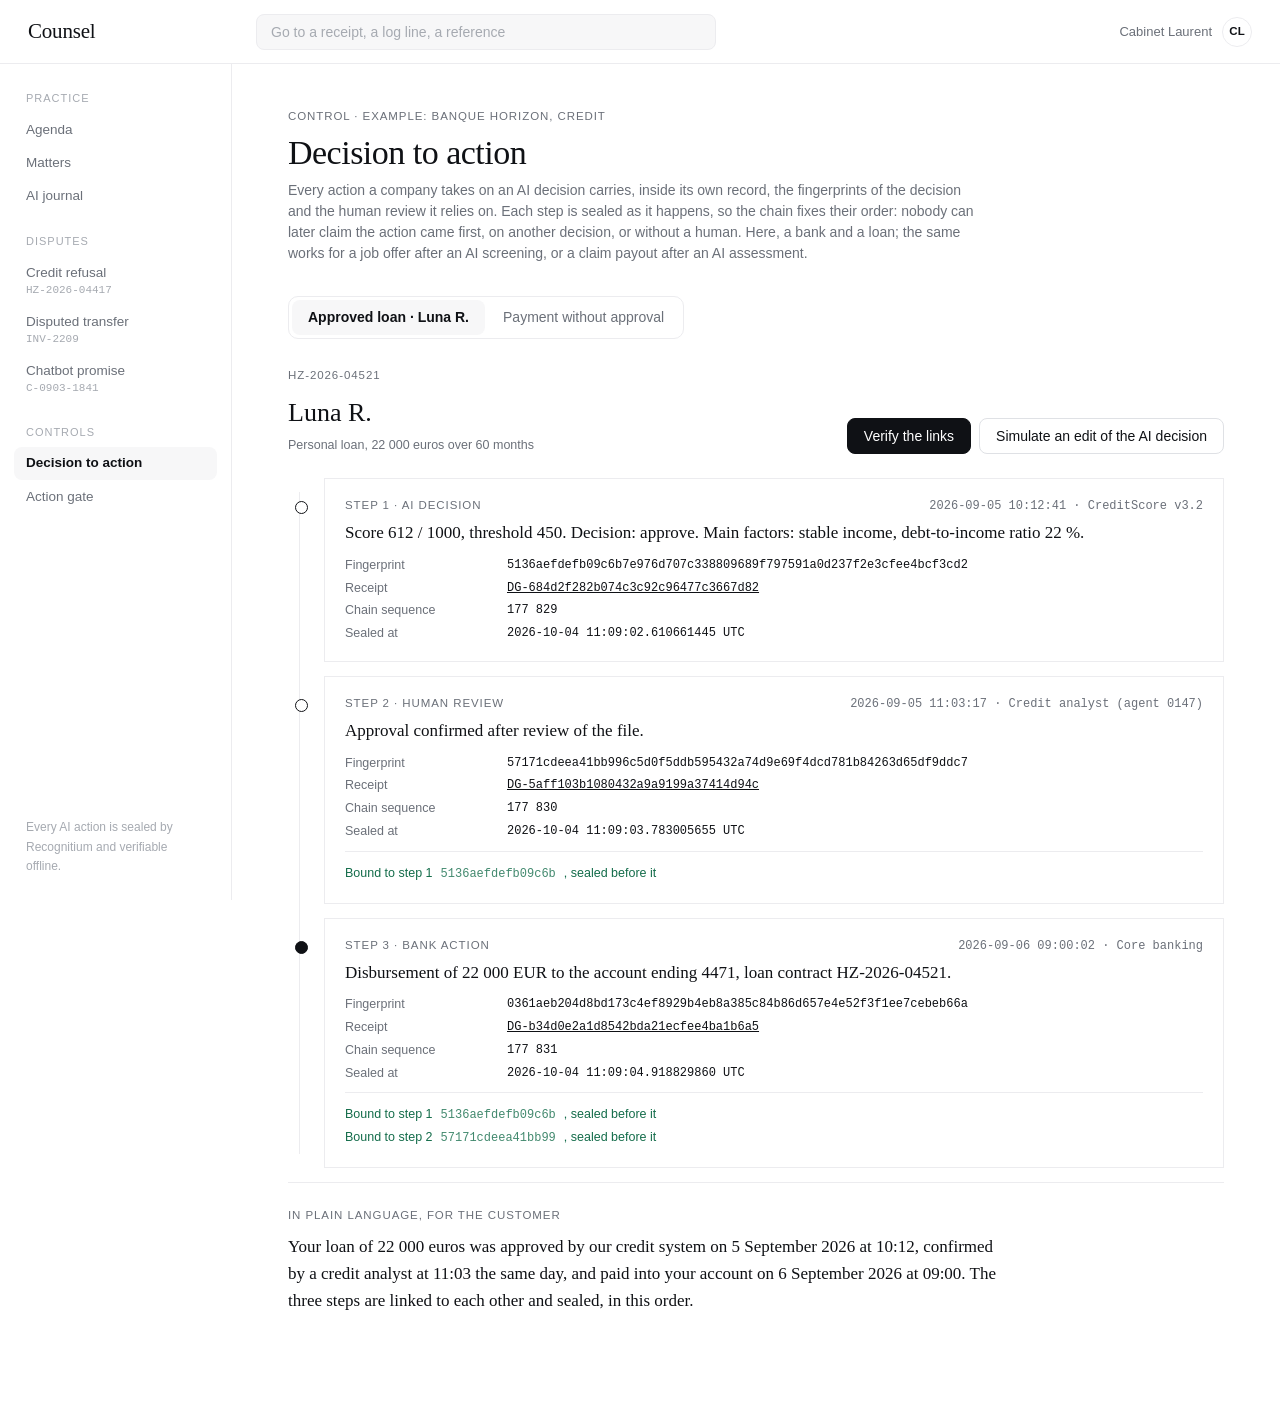
<file: binding.html>
<!doctype html>
<html lang="en">
<head>
<meta charset="utf-8">
<meta name="viewport" content="width=device-width, initial-scale=1">
<title>Counsel · Controls</title>
<style>
  :root {
    --ink: #0f1115; --body: #2b2f36; --muted: #6b7079; --faint: #a6aab1; --line: #ececef; --soft: #f7f7f8;
    --ok: #136c4a; --okbg: #f1f8f4; --risk: #b42318; --riskbg: #fdf4f3; --mark: #fbf6e9;
    --serif: "Iowan Old Style", "Palatino Linotype", Palatino, "Book Antiqua", Georgia, serif;
    --sans: Inter, -apple-system, "Segoe UI", Roboto, "Helvetica Neue", Arial, sans-serif;
    --mono: ui-monospace, "SF Mono", "Cascadia Mono", Consolas, monospace;
  }
  * { box-sizing: border-box; }
  html, body { margin: 0; background: #fff; color: var(--body); font: 14px/1.5 var(--sans); -webkit-font-smoothing: antialiased; }
  button { font: inherit; cursor: pointer; color: inherit; }
  a { color: inherit; }
  code { font-family: var(--mono); font-size: 12px; }
  main { max-width: 1080px; margin: 0 auto; padding: 44px 56px 96px; }
  .eyebrow { font-size: 11.5px; letter-spacing: .08em; text-transform: uppercase; color: var(--muted); margin-bottom: 8px; }
  h1 { font-family: var(--serif); font-weight: 400; font-size: 34px; line-height: 1.15; letter-spacing: -.015em; color: var(--ink); margin: 0; }
  h2 { font-family: var(--serif); font-weight: 400; font-size: 21px; color: var(--ink); margin: 0 0 4px; }
  .lede { color: var(--muted); margin: 8px 0 0; max-width: 700px; }
  .note { font-size: 12.5px; color: var(--muted); }
  .row { display: flex; gap: 8px; flex-wrap: wrap; align-items: center; }
  .btn { height: 36px; padding: 0 16px; border-radius: 8px; border: 1px solid var(--ink); background: var(--ink); color: #fff; font-weight: 500; display: inline-flex; align-items: center; text-decoration: none; transition: opacity .15s; }
  .btn:hover { opacity: .86; }
  .btn.ghost { background: #fff; color: var(--ink); border-color: #dfe1e5; }
  .btn.ghost:hover { border-color: var(--faint); opacity: 1; }
  .vh { margin-bottom: 32px; }
  .seg { display: inline-flex; border: 1px solid var(--line); border-radius: 10px; padding: 3px; gap: 2px; margin-bottom: 28px; }
  .seg button { border: 0; background: none; padding: 7px 16px; border-radius: 8px; color: var(--muted); }
  .seg button.on { background: var(--soft); color: var(--ink); font-weight: 550; }
  .case-h { display: flex; justify-content: space-between; align-items: flex-end; gap: 24px; flex-wrap: wrap; margin-bottom: 24px; }
  .tl { position: relative; padding-left: 36px; }
  .tl::before { content: ""; position: absolute; left: 11px; top: 14px; bottom: 14px; width: 1px; background: var(--line); }
  .ev { position: relative; border: 1px solid var(--line); padding: 18px 20px; margin-bottom: 14px; background: #fff; }
  .ev::before { content: ""; position: absolute; left: -30px; top: 22px; width: 11px; height: 11px; border-radius: 50%; background: #fff; border: 1.5px solid var(--ink); }
  .ev.bank::before { background: var(--ink); }
  .ev.bad { border-color: #f1c9c4; background: var(--riskbg); }
  .ev.bad::before { border-color: var(--risk); background: var(--risk); }
  .ev.edited { border-color: #f1c9c4; }
  .ev-h { display: flex; justify-content: space-between; gap: 16px; flex-wrap: wrap; }
  .kind { font-size: 11.5px; letter-spacing: .08em; text-transform: uppercase; color: var(--muted); }
  .when { font-family: var(--mono); font-size: 12px; color: var(--muted); }
  .what { font-family: var(--serif); font-size: 17px; color: var(--ink); margin: 6px 0 10px; line-height: 1.45; }
  .meta { display: grid; grid-template-columns: 150px 1fr; gap: 4px 12px; font-size: 12.5px; }
  .meta span { color: var(--muted); }
  .meta code { color: var(--ink); word-break: break-all; }
  .links { margin-top: 10px; padding-top: 10px; border-top: 1px solid var(--line); font-size: 12.5px; }
  .lk { display: flex; gap: 8px; align-items: baseline; padding: 2px 0; }
  .lk.ok { color: var(--ok); } .lk.bad { color: var(--risk); }
  .lk code { color: inherit; opacity: .8; }
  .verdict { margin: 8px 0 28px; padding: 14px 18px; border-left: 2px solid; font-size: 14px; }
  .verdict.ok { color: var(--ok); background: var(--okbg); } .verdict.bad { color: var(--risk); background: var(--riskbg); }
  .verdict b { display: block; font-weight: 600; margin-bottom: 2px; }
  .plain { border-top: 1px solid var(--line); padding-top: 24px; margin-top: 12px; }
  .plain p { font-family: var(--serif); font-size: 17px; line-height: 1.6; color: var(--ink); max-width: 720px; margin: 8px 0 0; }
  .facts { display: grid; grid-template-columns: repeat(5, 1fr); border-top: 1px solid var(--line); border-bottom: 1px solid var(--line); margin: 8px 0 28px; }
  .facts > div { padding: 16px 18px 16px 0; }
  .facts > div + div { padding-left: 18px; border-left: 1px solid var(--line); }
  .facts span { display: block; font-size: 11.5px; letter-spacing: .06em; text-transform: uppercase; color: var(--muted); margin-bottom: 4px; }
  .facts b { font-family: var(--serif); font-weight: 400; font-size: 26px; color: var(--ink); font-variant-numeric: tabular-nums; }
  .facts small { display: block; color: var(--faint); font-size: 12px; }
  .rules { display: grid; grid-template-columns: repeat(5, 1fr); gap: 0; border: 1px solid var(--line); margin-bottom: 24px; }
  .rules div { padding: 12px 14px; font-size: 12.5px; color: var(--muted); }
  .rules div + div { border-left: 1px solid var(--line); }
  .rules b { display: block; color: var(--ink); font-weight: 550; font-size: 13px; }
  .tbl { width: 100%; border-collapse: collapse; }
  .tbl th { text-align: left; font-weight: 500; font-size: 11.5px; letter-spacing: .06em; text-transform: uppercase; color: var(--muted); padding: 0 14px 10px 0; border-bottom: 1px solid var(--line); }
  .tbl td { padding: 11px 14px 11px 0; border-bottom: 1px solid var(--line); font-size: 13px; vertical-align: top; }
  .tbl tbody tr { cursor: pointer; } .tbl tbody tr:hover td { background: var(--soft); }
  .tbl tr.on td { background: var(--mark); }
  .tbl .m { font-family: var(--mono); font-size: 12px; color: var(--muted); white-space: nowrap; }
  .reason { color: var(--risk); }
  .proofbox { border: 1px solid var(--line); padding: 18px 20px; margin-top: 24px; }
  .path { font-family: var(--mono); font-size: 11.5px; color: var(--muted); line-height: 1.7; max-height: 160px; overflow: auto; margin-top: 8px; word-break: break-all; }
  @media (max-width: 860px) {
    .facts, .rules { grid-template-columns: 1fr 1fr; } .facts > div + div, .rules div + div { border-left: 0; padding-left: 0; }
    main { padding: 28px 16px 72px; }
    .meta { grid-template-columns: 1fr; }
  }
</style>
<link rel="stylesheet" href="shell.css">
</head>
<body>
<header class="top" id="top"></header>
<div class="shell">
<nav class="rail" id="rail"></nav>

<main>
  <div class="vh"><div class="eyebrow" id="eyebrow">Control · example: Banque Horizon, credit</div><h1 id="title">Decision to action</h1>
    <p class="lede" id="lede">Every action a company takes on an AI decision carries, inside its own record, the fingerprints of the decision and the human review it relies on. Each step is sealed as it happens, so the chain fixes their order: nobody can later claim the action came first, on another decision, or without a human. Here, a bank and a loan; the same works for a job offer after an AI screening, or a claim payout after an AI assessment.</p></div>
  <div class="seg" id="seg"><button data-case="0" class="on">Approved loan · Luna R.</button><button data-case="1">Payment without approval</button></div>
  <div id="case"></div>
</main>
</div>

<script src="shell.js" data-page="decision"></script>
<script>
/* Fictional bank and customers. Each event: leaf = SHA-256(random value + "\n" + record).
   A bank action's record contains the leaves of the events it relies on ("binds"). */
const CASES = [
  { ref: "HZ-2026-04521", who: "Luna R.", title: "Personal loan, 22 000 euros over 60 months", events: [
    { n: 1, kind: "AI decision", at: "2026-09-05 10:12:41", system: "CreditScore v3.2", decision: "approve",
      text: "Score 612 / 1000, threshold 450. Decision: approve. Main factors: stable income, debt-to-income ratio 22 %." },
    { n: 2, kind: "Human review", at: "2026-09-05 11:03:17", system: "Credit analyst (agent 0147)", decision: "confirmed", bindsTo: [1],
      text: "Approval confirmed after review of the file." },
    { n: 3, kind: "Bank action", at: "2026-09-06 09:00:02", system: "Core banking", bank: true, bindsTo: [1, 2],
      text: "Disbursement of 22 000 EUR to the account ending 4471, loan contract HZ-2026-04521." } ],
    salts: ["3e8a1f6c0d9b2e7a4c5f8b1d6e0a9c32", "b72d4e9a1c6f3b8e0d5a2c7f9e1b4d68", "0f6c3a9e2d7b1f4c8e5a0d3b6f9c2e15"] },
  { ref: "HZ-2026-04588", who: "File HZ-2026-04588", title: "Personal loan, 9 500 euros over 36 months", events: [
    { n: 1, kind: "AI decision", at: "2026-09-18 14:22:09", system: "CreditScore v3.2", decision: "refuse",
      text: "Score 391 / 1000, threshold 450. Decision: refuse. Main factors: debt-to-income ratio 47 %, recent payment incidents." },
    { n: 2, kind: "Bank action", at: "2026-09-18 16:40:55", system: "Core banking", bank: true, bindsTo: [],
      text: "Disbursement of 9 500 EUR to the account ending 2290, loan contract HZ-2026-04588." } ],
    salts: ["d41c7e2a9f0b6d3e8c1a5f2b7e4d0c96", "6a0e3d8b2f5c9e1a7d4b0f6c3e8a2d51"] }
];
/* Real receipts, production chain, sealed in this order (demo1, 4 October 2026). Do not edit the events or random values. */
const RECEIPTS = [
  [{ id: "DG-684d2f282b074c3c92c96477c3667d82", seq: 177829, ns: "1791112142610661445" },
   { id: "DG-5aff103b1080432a9a9199a37414d94c", seq: 177830, ns: "1791112143783005655" },
   { id: "DG-b34d0e2a1d8542bda21ecfee4ba1b6a5", seq: 177831, ns: "1791112144918829860" }],
  [{ id: "DG-ecfeb9b0c8854c5e8738f6a73da0c3c7", seq: 177832, ns: "1791112146118352904" },
   { id: "DG-bfef67c50137499c9078c299ecd894c8", seq: 177833, ns: "1791112147284500848" }]
];

/* ---------- SHA-256 ---------- */
function sha256js(msg) {
  const K = [0x428a2f98,0x71374491,0xb5c0fbcf,0xe9b5dba5,0x3956c25b,0x59f111f1,0x923f82a4,0xab1c5ed5,
    0xd807aa98,0x12835b01,0x243185be,0x550c7dc3,0x72be5d74,0x80deb1fe,0x9bdc06a7,0xc19bf174,
    0xe49b69c1,0xefbe4786,0x0fc19dc6,0x240ca1cc,0x2de92c6f,0x4a7484aa,0x5cb0a9dc,0x76f988da,
    0x983e5152,0xa831c66d,0xb00327c8,0xbf597fc7,0xc6e00bf3,0xd5a79147,0x06ca6351,0x14292967,
    0x27b70a85,0x2e1b2138,0x4d2c6dfc,0x53380d13,0x650a7354,0x766a0abb,0x81c2c92e,0x92722c85,
    0xa2bfe8a1,0xa81a664b,0xc24b8b70,0xc76c51a3,0xd192e819,0xd6990624,0xf40e3585,0x106aa070,
    0x19a4c116,0x1e376c08,0x2748774c,0x34b0bcb5,0x391c0cb3,0x4ed8aa4a,0x5b9cca4f,0x682e6ff3,
    0x748f82ee,0x78a5636f,0x84c87814,0x8cc70208,0x90befffa,0xa4506ceb,0xbef9a3f7,0xc67178f2];
  const H = [0x6a09e667,0xbb67ae85,0x3c6ef372,0xa54ff53a,0x510e527f,0x9b05688c,0x1f83d9ab,0x5be0cd19];
  const len = msg.length, total = ((len + 9 + 63) >> 6) << 6, m = new Uint8Array(total);
  m.set(msg); m[len] = 0x80;
  const bits = len * 8, dv = new DataView(m.buffer);
  dv.setUint32(total - 8, Math.floor(bits / 0x100000000)); dv.setUint32(total - 4, bits >>> 0);
  const W = new Uint32Array(64), r = (x, n) => (x >>> n) | (x << (32 - n));
  for (let o = 0; o < total; o += 64) {
    for (let i = 0; i < 16; i++) W[i] = dv.getUint32(o + i * 4);
    for (let i = 16; i < 64; i++) {
      const s0 = r(W[i-15], 7) ^ r(W[i-15], 18) ^ (W[i-15] >>> 3), s1 = r(W[i-2], 17) ^ r(W[i-2], 19) ^ (W[i-2] >>> 10);
      W[i] = (W[i-16] + s0 + W[i-7] + s1) >>> 0;
    }
    let [a, b, c, d, e, f, g, h] = H;
    for (let i = 0; i < 64; i++) {
      const t1 = (h + (r(e, 6) ^ r(e, 11) ^ r(e, 25)) + ((e & f) ^ (~e & g)) + K[i] + W[i]) >>> 0;
      const t2 = ((r(a, 2) ^ r(a, 13) ^ r(a, 22)) + ((a & b) ^ (a & c) ^ (b & c))) >>> 0;
      h = g; g = f; f = e; e = (d + t1) >>> 0; d = c; c = b; b = a; a = (t1 + t2) >>> 0;
    }
    H[0] = (H[0] + a) >>> 0; H[1] = (H[1] + b) >>> 0; H[2] = (H[2] + c) >>> 0; H[3] = (H[3] + d) >>> 0;
    H[4] = (H[4] + e) >>> 0; H[5] = (H[5] + f) >>> 0; H[6] = (H[6] + g) >>> 0; H[7] = (H[7] + h) >>> 0;
  }
  return H.map(x => x.toString(16).padStart(8, "0")).join("");
}
const enc = x => new TextEncoder().encode(x);

/* What the bank sealed at the time: each record includes the fingerprints of the events it binds to. */
const record = (ev, binds) => JSON.stringify({ n: ev.n, kind: ev.kind, at: ev.at, system: ev.system, decision: ev.decision || null, text: ev.text, binds });
const SEALED = CASES.map(c => {
  const leaves = [];
  c.events.forEach((ev, i) => {
    const binds = (ev.bindsTo || []).map(k => leaves[k - 1]);
    leaves.push(sha256js(enc(c.salts[i] + "\n" + record(ev, binds))));
  });
  return leaves;
});

let cur = 0;
const edits = [{}, {}];
const $ = id => document.getElementById(id);
const VERIFY = id => `https://www.recognitium.com/verify/${encodeURIComponent(id)}`;
const fmtSeq = n => String(n).replace(/\B(?=(\d{3})+(?!\d))/g, " ");
const nsUTC = ns => new Date(+ns.slice(0, -9) * 1000).toISOString().slice(0, 19).replace("T", " ") + "." + ns.slice(-9) + " UTC";
const MONTHS = ["January", "February", "March", "April", "May", "June", "July", "August", "September", "October", "November", "December"];
const day = at => { const [y, m, d] = at.slice(0, 10).split("-"); return `${+d} ${MONTHS[+m - 1]} ${y}`; };

/* The lawyer's check: recompute each event from what was disclosed, then test every link and the order. */
function check(ci) {
  const c = CASES[ci], seals = SEALED[ci], now = [], out = [];
  c.events.forEach((ev0, i) => {
    const ev = edits[ci][ev0.n] ? { ...ev0, text: edits[ci][ev0.n] } : ev0;
    const binds = (ev.bindsTo || []).map(k => seals[k - 1]); // the fingerprints written inside the record when it was sealed
    const leaf = sha256js(enc(c.salts[i] + "\n" + record(ev, binds)));
    now.push(leaf);
    const intact = leaf === seals[i];
    const links = (ev.bindsTo || []).map(k => {
      const r = RECEIPTS[ci][k - 1], mine = RECEIPTS[ci][i];
      const still = now[k - 1] === seals[k - 1];
      const before = !r || !mine || r.seq < mine.seq;
      return { k, ok: still && before, still, before };
    });
    out.push({ ev, leaf, intact, links });
  });
  const findings = [];
  out.forEach(o => { if (!o.intact) findings.push(`Step ${o.ev.n} (${o.ev.kind}) was changed after it was sealed.`); });
  out.forEach(o => o.links.forEach(l => { if (!l.still) findings.push(`Step ${o.ev.n} relies on step ${l.k}, which no longer matches the version it was bound to.`); }));
  out.filter(o => o.ev.kind === "Bank action").forEach(o => {
    const bound = (o.ev.bindsTo || []).map(k => c.events[k - 1]);
    const approved = bound.some(b => b.kind === "AI decision" && b.decision === "approve");
    const human = bound.some(b => b.kind === "Human review");
    if (!approved) {
      const any = c.events.find(e => e.kind === "AI decision");
      findings.push(`Money moved without a recorded approval. The disbursement references no decision${any ? `, and the only AI decision on file was to ${any.decision}` : ""}.`);
    } else if (!human) findings.push("Money moved on an AI decision with no recorded human review.");
  });
  return { out, findings };
}

function render() {
  document.querySelectorAll("#seg button").forEach(b => b.classList.toggle("on", +b.dataset.case === cur));
  if (cur === 2) return renderGate();
  const c = CASES[cur], { out, findings } = check(cur), ok = !findings.length;
  const plain = ok
    ? `Your loan of 22 000 euros was approved by our credit system on ${day(c.events[0].at)} at ${c.events[0].at.slice(11, 16)}, confirmed by a credit analyst at ${c.events[1].at.slice(11, 16)} the same day, and paid into your account on ${day(c.events[2].at)} at ${c.events[2].at.slice(11, 16)}. The three steps are linked to each other and sealed, in this order.`
    : cur === 1 && !Object.keys(edits[1]).length
      ? `On ${day(c.events[1].at)} at ${c.events[1].at.slice(11, 16)}, 9 500 euros were paid out on file ${c.ref}. The only AI decision on file, at ${c.events[0].at.slice(11, 16)} the same day, was a refusal, and no human review is recorded. The payment does not refer to any decision. This needs an explanation before anyone answers the customer.`
      : `The record no longer holds together: at least one step was changed after it was sealed. Nothing in it can be relied on until the bank produces the original.`;
  $("case").innerHTML = `
    <div class="case-h"><div><div class="eyebrow">${c.ref}</div><h2 style="font-size:26px">${c.who}</h2><div class="note">${c.title}</div></div>
      <div class="row"><button class="btn" data-act="verify">Verify the links</button>${cur === 0 ? `<button class="btn ghost" data-act="edit">${edits[0][1] ? "Undo the edit" : "Simulate an edit of the AI decision"}</button>` : ""}</div></div>
    <div id="verdict"></div>
    <div class="tl">${out.map((o, i) => {
      const r = RECEIPTS[cur][i], bad = !o.intact || o.links.some(l => !l.ok) || (o.ev.kind === "Bank action" && findings.some(f => f.startsWith("Money")));
      return `<div class="ev${o.ev.bank ? " bank" : ""}${bad ? " bad" : ""}">
        <div class="ev-h"><span class="kind">Step ${o.ev.n} · ${o.ev.kind}</span><span class="when">${o.ev.at} · ${o.ev.system}</span></div>
        <div class="what">${o.ev.text}</div>
        <div class="meta"><span>Fingerprint</span><code>${o.leaf}</code>
          ${r ? `<span>Receipt</span><code><a href="${VERIFY(r.id)}" target="_blank" rel="noopener">${r.id}</a></code><span>Chain sequence</span><code>${fmtSeq(r.seq)}</code><span>Sealed at</span><code>${nsUTC(r.ns)}</code>` : ""}</div>
        ${o.ev.kind !== "AI decision" ? `<div class="links">${o.links.length ? o.links.map(l => `<div class="lk ${l.ok ? "ok" : "bad"}">${l.ok ? "Bound to" : "Broken link to"} step ${l.k} <code>${SEALED[cur][l.k - 1].slice(0, 16)}</code>${l.ok ? (RECEIPTS[cur][l.k - 1] ? ", sealed before it" : "") : !l.still ? ", which changed since" : ", sealed after it"}</div>`).join("")
          : `<div class="lk bad">Bound to nothing: this record carries no decision fingerprint.</div>`}</div>` : ""}
      </div>`; }).join("")}</div>
    <div class="plain"><div class="eyebrow">${ok ? "In plain language, for the customer" : "In plain language, for the lawyer"}</div><p>${plain}</p></div>`;
}

/* ---------- the live gate: every state change verified before it commits, at machine speed ---------- */
/* The sealed Merkle root of the whole stream (production chain, demo1). Do not edit STREAM: this seals its exact output. */
const GATE_RECEIPT = { id: "DG-8f5ff1f17f434b2b8f0dbffca1412d92", seq: 177848, ns: "1791112545607752342", hash: "1626b50c6e28f115cee43d2d900f74a02517ea09e7704222335007d08d3494d3" };
const STREAM = (() => {
  let s = 4102026;
  const rnd = () => (s = (s * 1103515245 + 12345) % 2147483648) / 2147483648;
  const hex = n => Array.from({ length: n }, () => "0123456789abcdef"[Math.floor(rnd() * 16)]).join("");
  const t0 = Date.UTC(2026, 9, 2, 7, 0, 0);
  const fmt = ms => new Date(ms + 2 * 3600e3).toISOString().slice(0, 19).replace("T", " ");
  const decisions = [], ev = [];
  let t = t0;
  for (let i = 0; i < 600; i++) {
    t += 2000 + Math.floor(rnd() * 8000);
    const amount = (3 + Math.floor(rnd() * 37)) * 500, score = 300 + Math.floor(rnd() * 600);
    const d = { i, kind: "AI decision", t, at: fmt(t), contract: "HZ-2026-" + String(10000 + i).padStart(5, "0"), amount, score, decision: score >= 450 ? "approve" : "refuse", salt: hex(32) };
    d.leaf = sha256js(enc(d.salt + "\n" + JSON.stringify({ kind: d.kind, at: d.at, contract: d.contract, amount: d.amount, score: d.score, decision: d.decision })));
    decisions.push(d); ev.push(d);
  }
  const req = (t, d, extra = {}) => ({ kind: "State change", t, contract: d ? d.contract : "HZ-2026-" + (90000 + Math.floor(rnd() * 999)), amount: d ? d.amount : (4 + Math.floor(rnd() * 20)) * 500,
    account: "…" + (1000 + Math.floor(rnd() * 8999)), ref: d ? d.leaf : null, salt: hex(32), ...extra });
  decisions.filter(d => d.decision === "approve").forEach(d => ev.push(req(d.t + 30000 + Math.floor(rnd() * 270000), d)));
  [37, 211, 404].forEach(k => { const d = decisions.filter(x => x.decision === "approve")[k % 300]; ev.push(req(d.t + 900000, d)); });       // replay
  [88, 150].forEach(k => { const d = decisions.filter(x => x.decision === "approve")[k]; ev.push(req(d.t + 400000, d, { amount: d.amount + 2500 })); }); // above the approval
  [12, 140].forEach(k => { const d = decisions.filter(x => x.decision === "refuse")[k]; ev.push(req(d.t + 120000, d)); });                   // cites a refusal
  [t0 + 1800000, t0 + 3600000].forEach(tt => ev.push(req(tt, null)));                                                                        // cites nothing
  ev.push(req(t0 + 2400000, null, { ref: sha256js(enc("not a sealed decision")) }));                                                         // cites a forged fingerprint
  { const d = decisions[520]; ev.push(req(decisions[400].t + 1000, d)); }                                                                    // cites a decision sealed later
  ev.sort((a, b) => a.t - b.t || (a.kind === "AI decision" ? -1 : 1));
  ev.forEach(e => { e.at = fmt(e.t); });
  return { decisions, ev };
})();

function runGate() {
  const t0 = performance.now();
  const sealed = new Map(), used = new Set(), records = [], blocked = [];
  let committed = 0;
  for (const e of STREAM.ev) {
    if (e.kind === "AI decision") { sealed.set(e.leaf, e); records.push(e.leaf); continue; }
    let reason = null;
    const d = e.ref ? sealed.get(e.ref) : null;
    if (!e.ref) reason = "Cites no decision";
    else if (!d) reason = STREAM.decisions.some(x => x.leaf === e.ref) ? "Cites a decision sealed after the request" : "Cites a fingerprint that is not in the sealed chain";
    else if (d.decision !== "approve") reason = "Cites a refusal";
    else if (d.contract !== e.contract || e.amount > d.amount) reason = "Amount above the approved amount";
    else if (used.has(e.ref)) reason = "Decision already used";
    if (!reason) { used.add(e.ref); committed++; }
    const rec = { kind: e.kind, at: e.at, contract: e.contract, amount: e.amount, account: e.account, binds: e.ref ? [e.ref] : [], outcome: reason ? "refused" : "committed", reason };
    const leaf = sha256js(enc(e.salt + "\n" + JSON.stringify(rec)));
    records.push(leaf);
    if (reason) blocked.push({ ...rec, leaf, idx: records.length - 1 });
  }
  const levels = [records];
  while (levels[levels.length - 1].length > 1) {
    const L = levels[levels.length - 1], up = [];
    for (let i = 0; i < L.length; i += 2) up.push(sha256js(enc(L[i] + (L[i + 1] || L[i]))));
    levels.push(up);
  }
  const ms = performance.now() - t0;
  return { changes: STREAM.ev.length - STREAM.decisions.length, decisions: STREAM.decisions.length, committed, blocked, records, levels, root: levels[levels.length - 1][0], ms };
}

function proofFor(levels, idx) {
  const path = [];
  for (let l = 0; l < levels.length - 1; l++) {
    const L = levels[l], sib = idx ^ 1;
    path.push({ hash: L[sib] !== undefined ? L[sib] : L[idx], left: (idx & 1) === 1 });
    idx >>= 1;
  }
  return path;
}
const climb = (leaf, path) => path.reduce((h, p) => sha256js(enc(p.left ? p.hash + h : h + p.hash)), leaf);

let gate = null, gateSel = null;
function renderGate() {
  const g = gate, n = x => String(x).replace(/\B(?=(\d{3})+(?!\d))/g, " ");
  const b = gateSel !== null && g ? g.blocked[gateSel] : null, path = b ? proofFor(g.levels, b.idx) : null;
  $("case").innerHTML = `
    <div class="case-h"><div><div class="eyebrow">Friday 2 October 2026 · core banking stream</div><h2 style="font-size:26px">One day: 600 decisions, 438 payments</h2></div>
      <button class="btn" data-act="run">${g ? "Run the stream again" : "Run the day's stream"}</button></div>
    <div class="rules"><div><b>Exists</b>The cited decision is in the sealed chain</div><div><b>Approves</b>It is an approval, not a refusal</div><div><b>Matches</b>Same contract, amount not above</div><div><b>Before</b>Sealed before the request</div><div><b>Single use</b>Never used by another change</div></div>
    ${g ? `<div class="facts">
      <div><span>State changes</span><b>${n(g.changes)}</b><small>after ${n(g.decisions)} AI decisions</small></div>
      <div><span>Committed</span><b>${n(g.committed)}</b><small>each bound to its decision</small></div>
      <div><span>Blocked</span><b style="color:var(--risk)">${g.blocked.length}</b><small>sealed with their reason</small></div>
      <div><span>Verification</span><b>${g.ms < 1000 ? Math.round(g.ms) + " ms" : (g.ms / 1000).toFixed(1) + " s"}</b><small>for the whole day, in this browser</small></div>
      <div><span>Rate</span><b>${n(Math.round(g.records.length / (g.ms / 1000)))}</b><small>records per second</small></div></div>
    <div class="verdict ${GATE_RECEIPT.id && g.root !== GATE_RECEIPT.hash ? "bad" : "ok"}"><b>${n(g.records.length)} records, one seal.</b>Merkle root <code>${g.root}</code>${GATE_RECEIPT.id ? `<br>${g.root === GATE_RECEIPT.hash ? "Matches" : "Does NOT match"} receipt <a href="${VERIFY(GATE_RECEIPT.id)}" target="_blank" rel="noopener">${GATE_RECEIPT.id}</a>, chain sequence ${fmtSeq(GATE_RECEIPT.seq)}.` : ""}</div>
    <div class="sec-h" style="display:flex;justify-content:space-between;align-items:baseline;margin:8px 0 12px"><h2>Blocked before they committed</h2><span class="note">Each goes to a human queue. Click one for its proof.</span></div>
    <table class="tbl"><thead><tr><th>Time</th><th>Contract</th><th>Amount</th><th>Reason</th></tr></thead><tbody>
      ${g.blocked.map((x, i) => `<tr data-b="${i}" class="${gateSel === i ? "on" : ""}"><td class="m">${x.at}</td><td class="m">${x.contract}</td><td class="m">${n(x.amount)} EUR</td><td class="reason">${x.reason}</td></tr>`).join("")}</tbody></table>
    ${b ? `<div class="proofbox"><div class="eyebrow">Proof for this refusal, without disclosing the other ${n(g.records.length - 1)} records</div>
      <div class="meta"><span>Record fingerprint</span><code>${b.leaf}</code><span>Position</span><code>${n(b.idx + 1)} of ${n(g.records.length)}</code><span>Inclusion path</span><code>${path.length} hashes</code></div>
      <div class="path">${path.map((p, k) => `${k + 1}. ${p.left ? "left " : "right"} ${p.hash}`).join("<br>")}</div>
      <div class="row" style="margin-top:14px"><button class="btn" data-act="incl">Verify inclusion</button></div><div id="inclres"></div></div>` : ""}`
    : `<p class="note">${n(STREAM.decisions.length)} AI decisions and ${n(STREAM.ev.length - STREAM.decisions.length)} core banking requests from one day, with a few anomalies hidden inside: replays, amounts above the approval, payments citing refusals, citing nothing, citing a forged fingerprint, or citing a decision sealed later.</p>`}`;
}

document.addEventListener("click", e => {
  const s = e.target.closest("#seg button");
  if (s) { cur = +s.dataset.case; return render(); }
  const tr = e.target.closest("tr[data-b]");
  if (tr) { gateSel = +tr.dataset.b; return renderGate(); }
  const el = e.target.closest("[data-act]");
  if (!el) return;
  if (el.dataset.act === "run") { gate = runGate(); gateSel = null; return renderGate(); }
  if (el.dataset.act === "incl") {
    const b = gate.blocked[gateSel], ok = climb(b.leaf, proofFor(gate.levels, b.idx)) === gate.root;
    $("inclres").innerHTML = `<div class="verdict ${ok ? "ok" : "bad"}" style="margin:14px 0 0">${ok ? `<b>Included.</b>Climbing ${proofFor(gate.levels, b.idx).length} hashes from this record reaches the sealed root. This refusal was recorded that day, and cannot be removed without breaking the seal.` : "<b>Not included.</b>"}</div>`;
    return;
  }
  if (el.dataset.act === "edit") {
    if (edits[0][1]) delete edits[0][1]; else edits[0][1] = CASES[0].events[0].text.replace("612", "512");
    render(); return;
  }
  if (el.dataset.act === "verify") {
    const { findings } = check(cur);
    $("verdict").innerHTML = findings.length
      ? `<div class="verdict bad"><b>${findings.length === 1 ? "One finding" : findings.length + " findings"}</b>${findings.join("<br>")}</div>`
      : `<div class="verdict ok"><b>Every link holds.</b>The AI decision, the human review and the payment are each unchanged; each one carries the fingerprint of the step before it, and the chain sealed them in this order.</div>`;
  }
});

/* Two entries in the menu: #decision (the two cases) and #gate (the live gate). */
const LEDE_DECISION = $("lede").textContent;
function mode() {
  const gate = location.hash === "#gate";
  if (gate) cur = 2; else if (cur === 2) cur = 0;
  $("seg").style.display = gate ? "none" : "";
  $("title").textContent = gate ? "Action gate" : "Decision to action";
  $("lede").textContent = gate ? "A company acts faster than any human can check. Before each action commits, the gate verifies the decision it cites against the sealed chain, with SHA-256 only, then seals the outcome. Machines check every transition; people set the rules and review what is blocked. Here, one day of bank payments." : LEDE_DECISION;
  Shell.setActive(gate ? "gate" : "decision");
  render();
}
window.addEventListener("hashchange", mode);
mode();
</script>
</body>
</html>
</file>
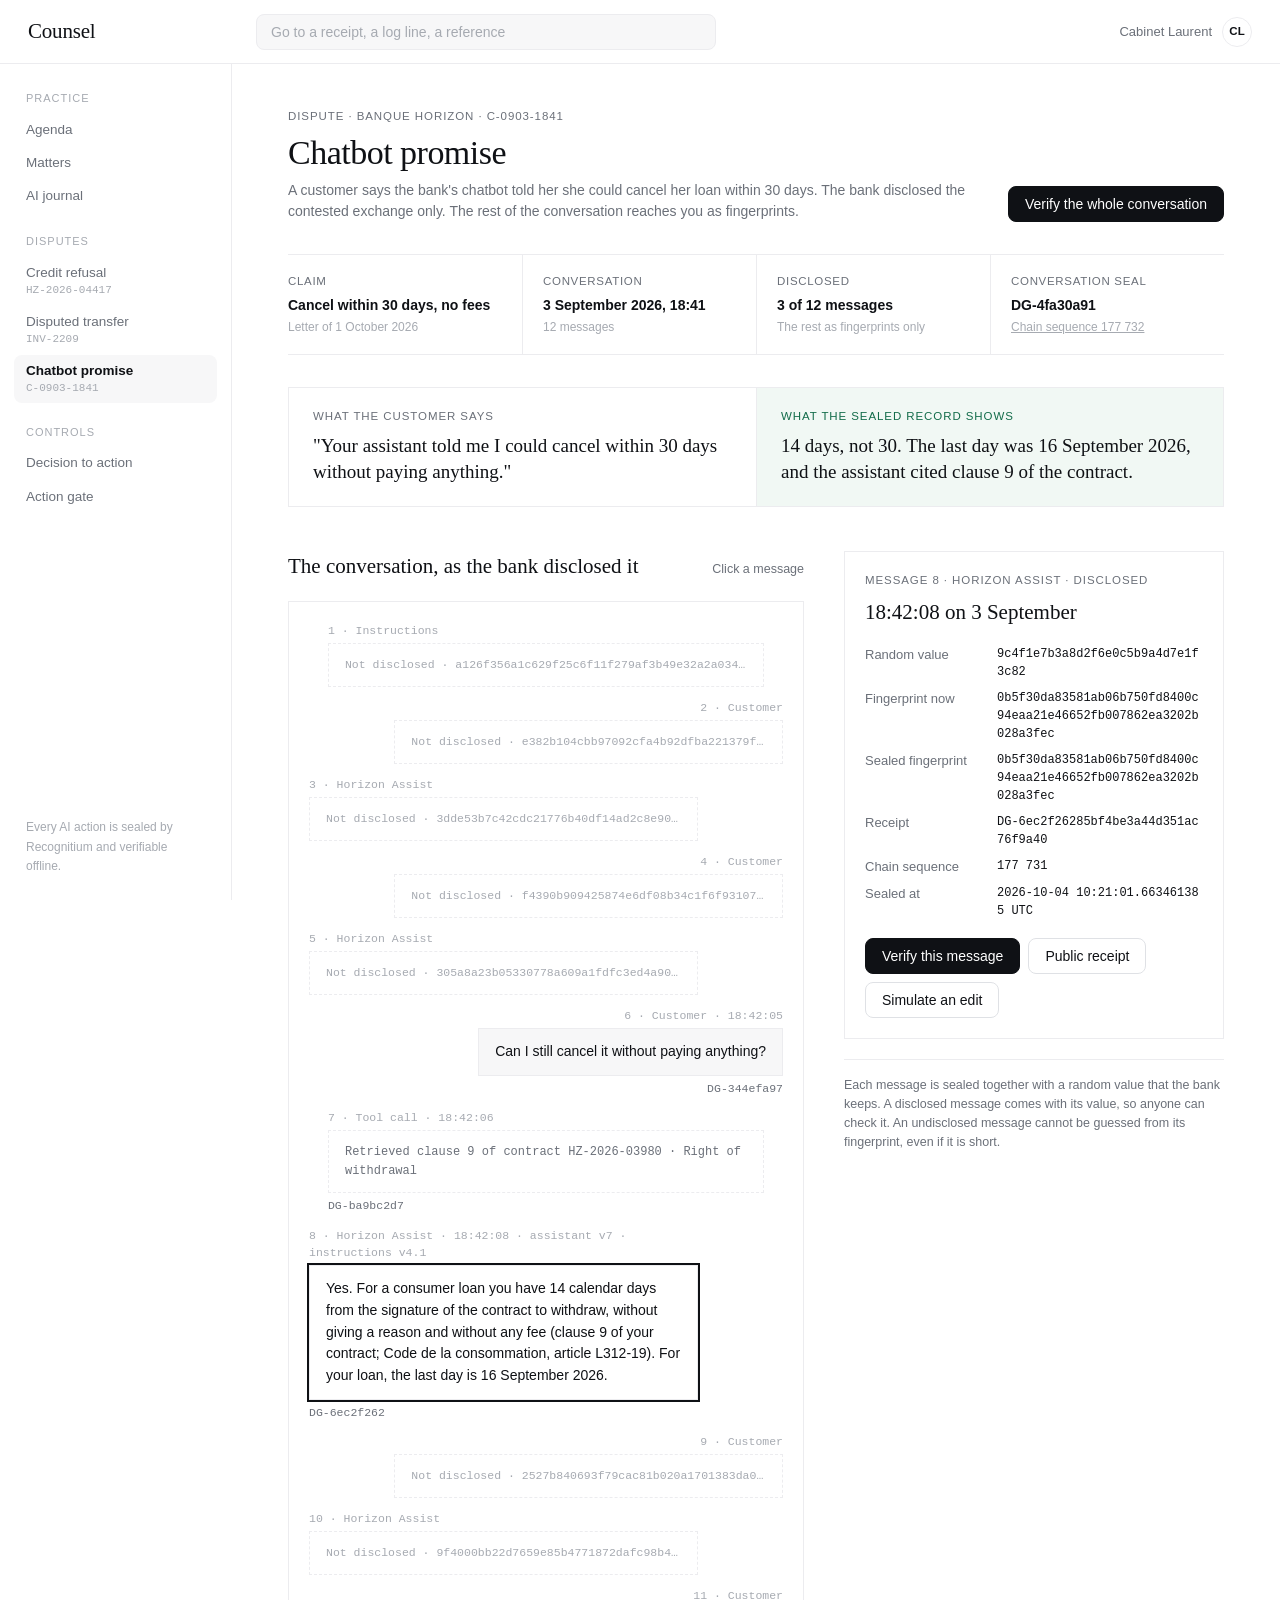
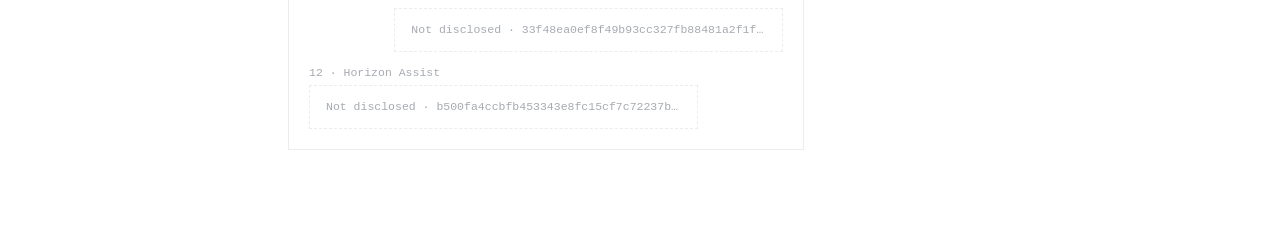
<file: conversation.html>
<!doctype html>
<html lang="en">
<head>
<meta charset="utf-8">
<meta name="viewport" content="width=device-width, initial-scale=1">
<title>Counsel · Chatbot promise</title>
<style>
  :root {
    --ink: #0f1115; --body: #2b2f36; --muted: #6b7079; --faint: #a6aab1; --line: #ececef; --soft: #f7f7f8;
    --ok: #136c4a; --okbg: #f1f8f4; --risk: #b42318; --riskbg: #fdf4f3; --mark: #fbf6e9;
    --serif: "Iowan Old Style", "Palatino Linotype", Palatino, "Book Antiqua", Georgia, serif;
    --sans: Inter, -apple-system, "Segoe UI", Roboto, "Helvetica Neue", Arial, sans-serif;
    --mono: ui-monospace, "SF Mono", "Cascadia Mono", Consolas, monospace;
  }
  * { box-sizing: border-box; }
  html, body { margin: 0; background: #fff; color: var(--body); font: 14px/1.5 var(--sans); -webkit-font-smoothing: antialiased; }
  button { font: inherit; cursor: pointer; color: inherit; }
  a { color: inherit; }
  code { font-family: var(--mono); font-size: 12px; }
  main { max-width: 1180px; margin: 0 auto; padding: 44px 56px 96px; }
  .eyebrow { font-size: 11.5px; letter-spacing: .08em; text-transform: uppercase; color: var(--muted); margin-bottom: 8px; }
  h1 { font-family: var(--serif); font-weight: 400; font-size: 34px; line-height: 1.15; letter-spacing: -.015em; color: var(--ink); margin: 0; }
  h2 { font-family: var(--serif); font-weight: 400; font-size: 21px; color: var(--ink); margin: 0 0 4px; }
  .lede { color: var(--muted); margin: 8px 0 0; max-width: 680px; }
  .note { font-size: 12.5px; color: var(--muted); }
  .row { display: flex; gap: 8px; flex-wrap: wrap; align-items: center; }
  .btn { height: 36px; padding: 0 16px; border-radius: 8px; border: 1px solid var(--ink); background: var(--ink); color: #fff; font-weight: 500; display: inline-flex; align-items: center; text-decoration: none; transition: opacity .15s; }
  .btn:hover { opacity: .86; }
  .btn.ghost { background: #fff; color: var(--ink); border-color: #dfe1e5; }
  .btn.ghost:hover { border-color: var(--faint); opacity: 1; }
  .vh { display: flex; justify-content: space-between; align-items: flex-end; gap: 24px; flex-wrap: wrap; margin-bottom: 32px; }
  .facts { display: grid; grid-template-columns: repeat(4, 1fr); border-top: 1px solid var(--line); border-bottom: 1px solid var(--line); }
  .facts > div { padding: 18px 20px 18px 0; }
  .facts > div + div { padding-left: 20px; border-left: 1px solid var(--line); }
  .facts span { display: block; font-size: 11.5px; letter-spacing: .06em; text-transform: uppercase; color: var(--muted); margin-bottom: 4px; }
  .facts b { color: var(--ink); font-weight: 550; }
  .facts small { display: block; color: var(--faint); font-size: 12px; margin-top: 2px; }
  .finding { margin-top: 32px; display: grid; grid-template-columns: 1fr 1fr; border: 1px solid var(--line); }
  .finding > div { padding: 20px 24px; }
  .finding > div + div { border-left: 1px solid var(--line); }
  .finding .q { font-family: var(--serif); font-size: 19px; color: var(--ink); line-height: 1.4; margin-top: 6px; }
  .finding .rec { background: var(--okbg); }
  .finding .rec .eyebrow { color: var(--ok); }
  .layout { display: grid; grid-template-columns: minmax(0, 1fr) 380px; gap: 40px; margin-top: 44px; align-items: start; }
  .sec-h { display: flex; justify-content: space-between; align-items: baseline; gap: 16px; margin-bottom: 14px; flex-wrap: wrap; }
  .chat { border: 1px solid var(--line); padding: 20px; display: flex; flex-direction: column; gap: 12px; }
  .msg { max-width: 82%; cursor: pointer; transition: box-shadow .15s; }
  .msg .meta { font-size: 11.5px; color: var(--faint); margin-bottom: 4px; font-family: var(--mono); }
  .msg .bub { padding: 12px 16px; border: 1px solid var(--line); background: #fff; color: var(--ink); line-height: 1.55; }
  .msg.user { align-self: flex-end; }
  .msg.user .bub { background: var(--soft); }
  .msg.user .meta { text-align: right; }
  .msg.tool, .msg.system { align-self: center; max-width: 92%; }
  .msg.tool .bub, .msg.system .bub { border-style: dashed; font-family: var(--mono); font-size: 12px; color: var(--muted); background: #fff; }
  .msg.hidden .bub { border-style: dashed; background: #fff; color: var(--faint); font-family: var(--mono); font-size: 11.5px; overflow: hidden; text-overflow: ellipsis; white-space: nowrap; }
  .msg .rid { font-family: var(--mono); font-size: 11.5px; color: var(--muted); margin-top: 4px; }
  .msg.user .rid { text-align: right; }
  .msg.sel .bub { box-shadow: 0 0 0 2px var(--ink); }
  .msg.edited .bub { border-color: #f1c9c4; background: var(--riskbg); }
  .side { position: sticky; top: 88px; }
  .panel { border: 1px solid var(--line); padding: 20px; }
  .kv { display: grid; grid-template-columns: 120px 1fr; gap: 12px; padding: 4px 0; font-size: 13px; }
  .kv span { color: var(--muted); }
  .kv code { word-break: break-all; color: var(--ink); }
  .res { margin-top: 14px; padding: 10px 14px; font-size: 13.5px; border-left: 2px solid; }
  .res.ok { color: var(--ok); background: var(--okbg); } .res.bad { color: var(--risk); background: var(--riskbg); }
  .salt { margin-top: 20px; padding-top: 16px; border-top: 1px solid var(--line); font-size: 12.5px; color: var(--muted); }
  @media (max-width: 960px) {
    main { padding: 28px 16px 72px; }
    .facts { grid-template-columns: 1fr 1fr; } .facts > div + div { border-left: 0; padding-left: 0; }
    .finding { grid-template-columns: 1fr; } .finding > div + div { border-left: 0; border-top: 1px solid var(--line); }
    .layout { grid-template-columns: 1fr; } .side { position: static; } .msg { max-width: 100%; }
  }
</style>
<link rel="stylesheet" href="shell.css">
</head>
<body>
<header class="top" id="top"></header>
<div class="shell">
<nav class="rail" id="rail"></nav>

<main>
  <div class="vh">
    <div><div class="eyebrow">Dispute · Banque Horizon · C-0903-1841</div><h1>Chatbot promise</h1>
      <p class="lede">A customer says the bank's chatbot told her she could cancel her loan within 30 days. The bank disclosed the contested exchange only. The rest of the conversation reaches you as fingerprints.</p></div>
    <button class="btn" data-act="all">Verify the whole conversation</button>
  </div>

  <div class="facts">
    <div><span>Claim</span><b>Cancel within 30 days, no fees</b><small>Letter of 1 October 2026</small></div>
    <div><span>Conversation</span><b>3 September 2026, 18:41</b><small id="f-count"></small></div>
    <div><span>Disclosed</span><b id="f-disc"></b><small>The rest as fingerprints only</small></div>
    <div><span>Conversation seal</span><b id="f-head"></b><small id="f-seq"></small></div>
  </div>
  <div id="allres"></div>

  <div class="finding">
    <div><div class="eyebrow">What the customer says</div><div class="q">"Your assistant told me I could cancel within 30 days without paying anything."</div></div>
    <div class="rec"><div class="eyebrow">What the sealed record shows</div><div class="q" id="recorded"></div></div>
  </div>

  <div class="layout">
    <div><div class="sec-h"><h2>The conversation, as the bank disclosed it</h2><span class="note">Click a message</span></div><div class="chat" id="chat"></div></div>
    <aside class="side"><div class="panel" id="panel"></div>
      <div class="salt">Each message is sealed together with a random value that the bank keeps. A disclosed message comes with its value, so anyone can check it. An undisclosed message cannot be guessed from its fingerprint, even if it is short.</div></aside>
  </div>
</main>
</div>

<script src="shell.js" data-page="promise"></script>
<script>
/* Fictional bank, fictional customer. One record per message; each sealed as
   leaf = SHA-256(salt + "\n" + record), link = SHA-256(previous link + leaf). */
const MSGS = [
  { n: 1, at: "2026-09-03 18:41:02", role: "system", text: "Instructions v4.1 · answer only from the customer's contract and the published terms; cite the clause." },
  { n: 2, at: "2026-09-03 18:41:09", role: "user", text: "Hello, I have a question about the personal loan I signed yesterday." },
  { n: 3, at: "2026-09-03 18:41:11", role: "assistant", model: "assistant v7 · instructions v4.1", text: "Hello. I can help with your personal loan. Could you give me your client number?" },
  { n: 4, at: "2026-09-03 18:41:30", role: "user", text: "Sure, it is 88 214 507." },
  { n: 5, at: "2026-09-03 18:41:32", role: "assistant", model: "assistant v7 · instructions v4.1", text: "Thank you. I found your loan HZ-2026-03980, signed on 2 September 2026." },
  { n: 6, at: "2026-09-03 18:42:05", role: "user", text: "Can I still cancel it without paying anything?" },
  { n: 7, at: "2026-09-03 18:42:06", role: "tool", text: "Retrieved clause 9 of contract HZ-2026-03980 · Right of withdrawal" },
  { n: 8, at: "2026-09-03 18:42:08", role: "assistant", model: "assistant v7 · instructions v4.1", text: "Yes. For a consumer loan you have 14 calendar days from the signature of the contract to withdraw, without giving a reason and without any fee (clause 9 of your contract; Code de la consommation, article L312-19). For your loan, the last day is 16 September 2026." },
  { n: 9, at: "2026-09-03 18:43:40", role: "user", text: "And if I find a better rate next month?" },
  { n: 10, at: "2026-09-03 18:43:42", role: "assistant", model: "assistant v7 · instructions v4.1", text: "After 16 September you can still repay early. Early repayment fees may apply, up to 1 % of the amount repaid (clause 11)." },
  { n: 11, at: "2026-09-03 18:44:15", role: "user", text: "Thank you, that is all." },
  { n: 12, at: "2026-09-03 18:44:16", role: "assistant", model: "assistant v7 · instructions v4.1", text: "You are welcome. Have a good evening." }
];
const SALTS = ["5b1e0f7c9a2d4e36b8c1f0a7d3e9b264", "c47a19e2f05b8d3a61e7c2094fb8d5a1", "0e9d8c7b6a5f4e3d2c1b0a9f8e7d6c5b", "a3f1c8e7d2b9046f5e1a7c3d8b2f9e04",
  "7d2e9b4a1c6f8e0d3b5a7c9e2f4d6b81", "f08b3c6e1a9d4f7b2e5c8a0d3f6b9e12", "2b7e4a9d1f3c6e8b0a5d7f2c4e9b1a36", "9c4f1e7b3a8d2f6e0c5b9a4d7e1f3c82",
  "e6a2d9f4b1c7e3a0f8d5b2c9e6a4f1d7", "4f8c2e6a0d9b3f7c1e5a8d2b6f0c9e43", "b9d3f7a1e5c2b8f4d0a6e3c9f1b7d5a2", "1a6e3c8f2d7b9e4a0f5c1d8b3e6a9f27"];
const DISCLOSED = [6, 7, 8]; // the contested exchange: the question, the clause the assistant read, the answer
/* Real receipts, production chain (demo1, 4 October 2026). Do not edit MSGS or SALTS: these seal their exact bytes. */
const RECEIPTS = {
  6: { id: "DG-344efa975b90498686baa1c0a0c11fb1", seq: 177729, ns: "1791109259184153372" },
  7: { id: "DG-ba9bc2d7295043c684c80f2be080ca0c", seq: 177730, ns: "1791109260556502624" },
  8: { id: "DG-6ec2f26285bf4be3a44d351ac76f9a40", seq: 177731, ns: "1791109261663461385" }
};
const HEAD_RECEIPT = { id: "DG-4fa30a91d307455ebc14db54e4a2c946", seq: 177732, ns: "1791109263269472415" };

/* ---------- SHA-256 ---------- */
function sha256js(msg) {
  const K = [0x428a2f98,0x71374491,0xb5c0fbcf,0xe9b5dba5,0x3956c25b,0x59f111f1,0x923f82a4,0xab1c5ed5,
    0xd807aa98,0x12835b01,0x243185be,0x550c7dc3,0x72be5d74,0x80deb1fe,0x9bdc06a7,0xc19bf174,
    0xe49b69c1,0xefbe4786,0x0fc19dc6,0x240ca1cc,0x2de92c6f,0x4a7484aa,0x5cb0a9dc,0x76f988da,
    0x983e5152,0xa831c66d,0xb00327c8,0xbf597fc7,0xc6e00bf3,0xd5a79147,0x06ca6351,0x14292967,
    0x27b70a85,0x2e1b2138,0x4d2c6dfc,0x53380d13,0x650a7354,0x766a0abb,0x81c2c92e,0x92722c85,
    0xa2bfe8a1,0xa81a664b,0xc24b8b70,0xc76c51a3,0xd192e819,0xd6990624,0xf40e3585,0x106aa070,
    0x19a4c116,0x1e376c08,0x2748774c,0x34b0bcb5,0x391c0cb3,0x4ed8aa4a,0x5b9cca4f,0x682e6ff3,
    0x748f82ee,0x78a5636f,0x84c87814,0x8cc70208,0x90befffa,0xa4506ceb,0xbef9a3f7,0xc67178f2];
  const H = [0x6a09e667,0xbb67ae85,0x3c6ef372,0xa54ff53a,0x510e527f,0x9b05688c,0x1f83d9ab,0x5be0cd19];
  const len = msg.length, total = ((len + 9 + 63) >> 6) << 6, m = new Uint8Array(total);
  m.set(msg); m[len] = 0x80;
  const bits = len * 8, dv = new DataView(m.buffer);
  dv.setUint32(total - 8, Math.floor(bits / 0x100000000)); dv.setUint32(total - 4, bits >>> 0);
  const W = new Uint32Array(64), r = (x, n) => (x >>> n) | (x << (32 - n));
  for (let o = 0; o < total; o += 64) {
    for (let i = 0; i < 16; i++) W[i] = dv.getUint32(o + i * 4);
    for (let i = 16; i < 64; i++) {
      const s0 = r(W[i-15], 7) ^ r(W[i-15], 18) ^ (W[i-15] >>> 3), s1 = r(W[i-2], 17) ^ r(W[i-2], 19) ^ (W[i-2] >>> 10);
      W[i] = (W[i-16] + s0 + W[i-7] + s1) >>> 0;
    }
    let [a, b, c, d, e, f, g, h] = H;
    for (let i = 0; i < 64; i++) {
      const t1 = (h + (r(e, 6) ^ r(e, 11) ^ r(e, 25)) + ((e & f) ^ (~e & g)) + K[i] + W[i]) >>> 0;
      const t2 = ((r(a, 2) ^ r(a, 13) ^ r(a, 22)) + ((a & b) ^ (a & c) ^ (b & c))) >>> 0;
      h = g; g = f; f = e; e = (d + t1) >>> 0; d = c; c = b; b = a; a = (t1 + t2) >>> 0;
    }
    H[0] = (H[0] + a) >>> 0; H[1] = (H[1] + b) >>> 0; H[2] = (H[2] + c) >>> 0; H[3] = (H[3] + d) >>> 0;
    H[4] = (H[4] + e) >>> 0; H[5] = (H[5] + f) >>> 0; H[6] = (H[6] + g) >>> 0; H[7] = (H[7] + h) >>> 0;
  }
  return H.map(x => x.toString(16).padStart(8, "0")).join("");
}
const enc = x => new TextEncoder().encode(x);
const ZERO = "0".repeat(64);
const record = m => JSON.stringify({ n: m.n, at: m.at, role: m.role, model: m.model || null, text: m.text });
const leafOf = (m, salt) => sha256js(enc(salt + "\n" + record(m)));

/* What the bank computed at the time, and what the lawyer receives. */
const LEAVES = MSGS.map((m, i) => leafOf(m, SALTS[i]));
const HEAD = LEAVES.reduce((h, l) => sha256js(enc(h + l)), ZERO);
const isOpen = n => DISCLOSED.includes(n);
const edits = {};
let sel = 8;

const $ = id => document.getElementById(id);
const VERIFY = id => `https://www.recognitium.com/verify/${encodeURIComponent(id)}`;
const fmtSeq = n => String(n).replace(/\B(?=(\d{3})+(?!\d))/g, " ");
const nsUTC = ns => new Date(+ns.slice(0, -9) * 1000).toISOString().slice(0, 19).replace("T", " ") + "." + ns.slice(-9) + " UTC";
const esc = s => s.replace(/&/g, "&amp;").replace(/</g, "&lt;").replace(/>/g, "&gt;");
const ROLE = { system: "Instructions", user: "Customer", assistant: "Horizon Assist", tool: "Tool call" };

function shown(m) { return edits[m.n] ? { ...m, text: edits[m.n] } : m; }

function renderChat() {
  $("chat").innerHTML = MSGS.map((m, i) => {
    const r = RECEIPTS[m.n];
    if (!isOpen(m.n)) return `<div class="msg ${m.role} hidden${sel === m.n ? " sel" : ""}" data-n="${m.n}"><div class="meta">${m.n} · ${ROLE[m.role]}</div><div class="bub">Not disclosed · ${LEAVES[i]}</div></div>`;
    const s = shown(m);
    return `<div class="msg ${m.role}${sel === m.n ? " sel" : ""}${edits[m.n] ? " edited" : ""}" data-n="${m.n}"><div class="meta">${m.n} · ${ROLE[m.role]} · ${m.at.slice(11)}${m.model ? " · " + m.model : ""}</div>
      <div class="bub">${esc(s.text)}</div>${r ? `<div class="rid">${r.id.slice(0, 11)}</div>` : ""}</div>`;
  }).join("");
}

function renderPanel(res) {
  const i = MSGS.findIndex(m => m.n === sel), m = MSGS[i], r = RECEIPTS[m.n];
  if (!isOpen(m.n)) {
    $("panel").innerHTML = `<div class="eyebrow">Message ${m.n} · ${ROLE[m.role]}</div><h2>Not disclosed</h2>
      <div class="kv" style="margin-top:12px"><span>Fingerprint</span><code>${LEAVES[i]}</code></div>
      <div class="kv"><span>Covered by</span><code>${HEAD_RECEIPT.id || "the conversation seal"}</code></div>
      <p class="note">Its content and its random value stay at the bank. The fingerprint is enough to check that it sits, unchanged, at position ${m.n} of the conversation.</p>
      <div id="pres">${res || ""}</div>
      <div class="row" style="margin-top:14px"><button class="btn" data-act="verify">Verify its place</button>${HEAD_RECEIPT.id ? `<a class="btn ghost" href="${VERIFY(HEAD_RECEIPT.id)}" target="_blank" rel="noopener">Public receipt</a>` : ""}</div>`;
    return;
  }
  const fp = leafOf(shown(m), SALTS[i]);
  $("panel").innerHTML = `<div class="eyebrow">Message ${m.n} · ${ROLE[m.role]} · disclosed</div><h2>${m.at.slice(11)} on 3 September</h2>
    <div class="kv" style="margin-top:12px"><span>Random value</span><code>${SALTS[i]}</code></div>
    <div class="kv"><span>Fingerprint now</span><code>${fp}</code></div>
    <div class="kv"><span>Sealed fingerprint</span><code>${LEAVES[i]}</code></div>
    ${r ? `<div class="kv"><span>Receipt</span><code>${r.id}</code></div><div class="kv"><span>Chain sequence</span><code>${fmtSeq(r.seq)}</code></div><div class="kv"><span>Sealed at</span><code>${nsUTC(r.ns)}</code></div>` : ""}
    <div id="pres">${res || ""}</div>
    <div class="row" style="margin-top:14px"><button class="btn" data-act="verify">Verify this message</button>
      ${r ? `<a class="btn ghost" href="${VERIFY(r.id)}" target="_blank" rel="noopener">Public receipt</a>` : ""}
      <button class="btn ghost" data-act="edit">${edits[m.n] ? "Undo the edit" : "Simulate an edit"}</button></div>`;
}

function renderFacts() {
  $("f-count").textContent = `${MSGS.length} messages`;
  $("f-disc").textContent = `${DISCLOSED.length} of ${MSGS.length} messages`;
  $("f-head").textContent = HEAD_RECEIPT.id ? HEAD_RECEIPT.id.slice(0, 11) : HEAD.slice(0, 12);
  $("f-seq").innerHTML = HEAD_RECEIPT.id ? `<a href="${VERIFY(HEAD_RECEIPT.id)}" target="_blank" rel="noopener">Chain sequence ${fmtSeq(HEAD_RECEIPT.seq)}</a>` : "Fingerprint of the whole conversation";
  const a = shown(MSGS.find(m => m.n === 8)).text;
  const days = (a.match(/(\d+) calendar days/) || [])[1], last = (a.match(/last day is ([^.]+)/) || [])[1];
  $("recorded").textContent = edits[8] ? "Nothing reliable: the answer shown has changed since it was sealed, and its fingerprint no longer matches." : days ? `${days} days, not 30. The last day was ${last}, and the assistant cited clause 9 of the contract.` : "The disclosed answer no longer matches its seal.";
}

function verifyAll() {
  /* The lawyer recomputes each disclosed leaf from its text and random value, takes the others as given, and rebuilds the chain. */
  const leaves = MSGS.map((m, i) => isOpen(m.n) ? leafOf(shown(m), SALTS[i]) : LEAVES[i]);
  const head = leaves.reduce((h, l) => sha256js(enc(h + l)), ZERO);
  const bad = MSGS.filter((m, i) => isOpen(m.n) && leaves[i] !== LEAVES[i]).map(m => m.n);
  return { ok: head === HEAD && !bad.length, bad };
}

document.addEventListener("click", e => {
  const msg = e.target.closest(".msg");
  if (msg) { sel = +msg.dataset.n; renderChat(); renderPanel(); return; }
  const el = e.target.closest("[data-act]");
  if (!el) return;
  const act = el.dataset.act, i = MSGS.findIndex(m => m.n === sel), m = MSGS[i];
  if (act === "verify") {
    let res;
    if (!isOpen(m.n)) {
      const v = verifyAll();
      res = `<div class="res ${v.ok ? "ok" : "bad"}">${v.ok ? `Match. This fingerprint sits at position ${m.n} of the sealed conversation.` : "The conversation no longer matches its seal."}</div>`;
    } else {
      const ok = leafOf(shown(m), SALTS[i]) === LEAVES[i];
      res = `<div class="res ${ok ? "ok" : "bad"}">${ok ? `Match. This message is, word for word, what was sealed${RECEIPTS[m.n] ? " in " + RECEIPTS[m.n].id : ""}.` : "No match. This message was changed after it was sealed."}</div>`;
    }
    return renderPanel(res);
  }
  if (act === "edit") {
    if (edits[m.n]) delete edits[m.n];
    else edits[m.n] = m.text.replace("14 calendar days", "30 calendar days").replace("16 September", "2 October").replace("without paying anything", "within a month").replace("clause 9", "clause 7");
    renderChat(); renderPanel(); renderFacts(); return;
  }
  if (act === "all") {
    const v = verifyAll();
    $("allres").innerHTML = `<div class="res ${v.ok ? "ok" : "bad"}" style="margin-top:20px">${v.ok
      ? `Verified. The ${DISCLOSED.length} disclosed messages are unchanged, and the chain of all ${MSGS.length} messages matches the conversation seal. Nothing was inserted, removed or reordered.`
      : `Not verified. Message ${v.bad.join(", ")} changed after sealing, so the conversation no longer matches its seal.`}</div>`;
  }
});

renderChat(); renderPanel(); renderFacts();
</script>
</body>
</html>
</file>
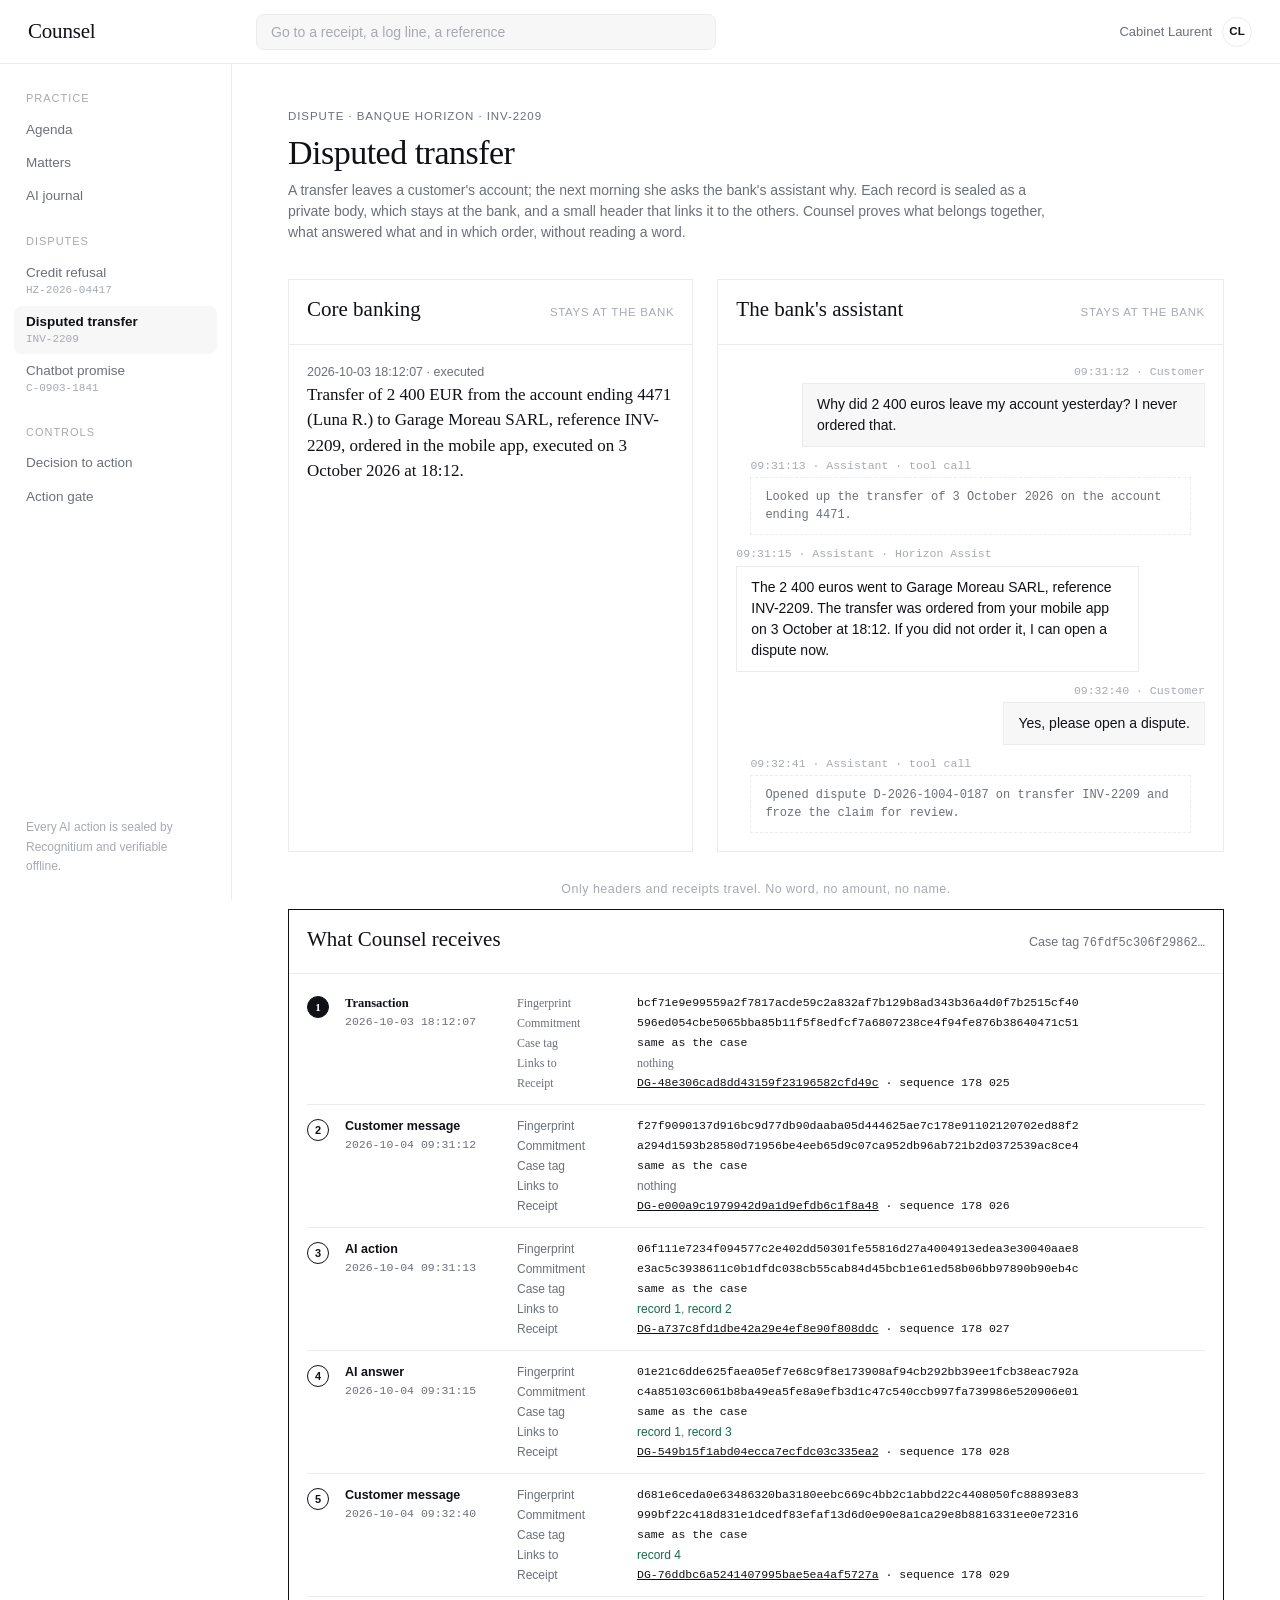
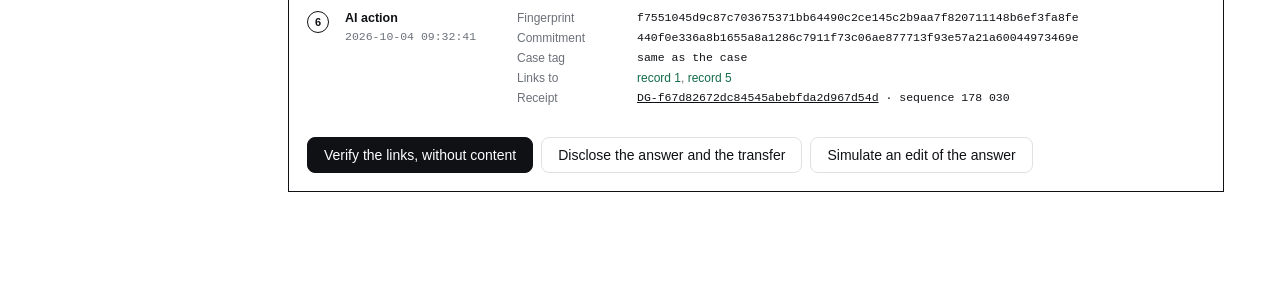
<file: linked.html>
<!doctype html>
<html lang="en">
<head>
<meta charset="utf-8">
<meta name="viewport" content="width=device-width, initial-scale=1">
<title>Counsel · Disputed transfer</title>
<style>
  :root {
    --ink: #0f1115; --body: #2b2f36; --muted: #6b7079; --faint: #a6aab1; --line: #ececef; --soft: #f7f7f8;
    --ok: #136c4a; --okbg: #f1f8f4; --risk: #b42318; --riskbg: #fdf4f3; --mark: #fbf6e9;
    --serif: "Iowan Old Style", "Palatino Linotype", Palatino, "Book Antiqua", Georgia, serif;
    --sans: Inter, -apple-system, "Segoe UI", Roboto, "Helvetica Neue", Arial, sans-serif;
    --mono: ui-monospace, "SF Mono", "Cascadia Mono", Consolas, monospace;
  }
  * { box-sizing: border-box; }
  html, body { margin: 0; background: #fff; color: var(--body); font: 14px/1.5 var(--sans); -webkit-font-smoothing: antialiased; }
  button { font: inherit; cursor: pointer; color: inherit; }
  a { color: inherit; }
  code { font-family: var(--mono); font-size: 12px; }
  main { max-width: 1180px; margin: 0 auto; padding: 44px 56px 96px; }
  .eyebrow { font-size: 11.5px; letter-spacing: .08em; text-transform: uppercase; color: var(--muted); margin-bottom: 8px; }
  h1 { font-family: var(--serif); font-weight: 400; font-size: 34px; line-height: 1.15; letter-spacing: -.015em; color: var(--ink); margin: 0; }
  h2 { font-family: var(--serif); font-weight: 400; font-size: 21px; color: var(--ink); margin: 0 0 4px; }
  .lede { color: var(--muted); margin: 8px 0 0; max-width: 760px; }
  .note { font-size: 12.5px; color: var(--muted); }
  .row { display: flex; gap: 8px; flex-wrap: wrap; align-items: center; }
  .btn { height: 36px; padding: 0 16px; border-radius: 8px; border: 1px solid var(--ink); background: var(--ink); color: #fff; font-weight: 500; display: inline-flex; align-items: center; text-decoration: none; transition: opacity .15s; }
  .btn:hover { opacity: .86; }
  .btn.ghost { background: #fff; color: var(--ink); border-color: #dfe1e5; }
  .btn.ghost:hover { border-color: var(--faint); opacity: 1; }
  .vh { margin-bottom: 36px; }
  .private { display: grid; grid-template-columns: 1fr 1.25fr; gap: 24px; }
  .box { border: 1px solid var(--line); }
  .box-h { padding: 14px 18px; border-bottom: 1px solid var(--line); display: flex; justify-content: space-between; align-items: baseline; gap: 12px; }
  .box-h .lock { font-size: 11.5px; letter-spacing: .06em; text-transform: uppercase; color: var(--faint); }
  .box-b { padding: 18px; }
  .tx { font-family: var(--serif); font-size: 17px; color: var(--ink); line-height: 1.5; }
  .chat { display: flex; flex-direction: column; gap: 10px; }
  .msg { max-width: 86%; }
  .msg .meta { font-family: var(--mono); font-size: 11.5px; color: var(--faint); margin-bottom: 3px; }
  .msg .bub { padding: 10px 14px; border: 1px solid var(--line); color: var(--ink); line-height: 1.5; }
  .msg.customer { align-self: flex-end; } .msg.customer .bub { background: var(--soft); } .msg.customer .meta { text-align: right; }
  .msg.action { align-self: center; max-width: 94%; } .msg.action .bub { border-style: dashed; font-family: var(--mono); font-size: 12px; color: var(--muted); }
  .arrow { text-align: center; color: var(--faint); font-size: 12.5px; margin: 28px 0 10px; letter-spacing: .04em; }
  .counsel { border: 1px solid var(--ink); }
  .counsel .box-h { border-bottom-color: var(--line); }
  .graph { padding: 8px 18px 18px; }
  .node { display: grid; grid-template-columns: 26px 160px 1fr; gap: 12px; padding: 12px 0; border-bottom: 1px solid var(--line); align-items: start; }
  .node:last-child { border-bottom: 0; }
  .node .k { width: 22px; height: 22px; border-radius: 50%; border: 1.5px solid var(--ink); display: grid; place-items: center; font-size: 11px; font-weight: 600; color: var(--ink); margin-top: 2px; }
  .node.tx .k { background: var(--ink); color: #fff; }
  .node.bad { background: var(--riskbg); }
  .node .who { font-size: 12.5px; color: var(--ink); font-weight: 550; }
  .node .who small { display: block; font-family: var(--mono); font-weight: 400; color: var(--muted); font-size: 11.5px; }
  .kv { display: grid; grid-template-columns: 110px 1fr; gap: 2px 10px; font-size: 12px; }
  .kv span { color: var(--muted); }
  .kv code { color: var(--ink); word-break: break-all; font-size: 11.5px; }
  .kv .lk { color: var(--ok); } .kv .lk.bad { color: var(--risk); }
  .opened { margin-top: 6px; padding: 8px 10px; background: var(--mark); font-size: 13px; color: var(--ink); border-left: 2px solid var(--ink); }
  .verdict { margin: 18px 0 0; padding: 14px 18px; border-left: 2px solid; font-size: 14px; }
  .verdict.ok { color: var(--ok); background: var(--okbg); } .verdict.bad { color: var(--risk); background: var(--riskbg); }
  .verdict b { display: block; font-weight: 600; margin-bottom: 2px; }
  .verdict ul { margin: 6px 0 0; padding-left: 18px; }
  .acts { padding: 0 18px 18px; }
  @media (max-width: 900px) {
    main { padding: 28px 16px 72px; }
    .private { grid-template-columns: 1fr; }
    .node { grid-template-columns: 26px 1fr; } .node .kv { grid-column: 1 / -1; }
  }
</style>
<link rel="stylesheet" href="shell.css">
</head>
<body>
<header class="top" id="top"></header>
<div class="shell">
<nav class="rail" id="rail"></nav>

<main>
  <div class="vh"><div class="eyebrow">Dispute · Banque Horizon · INV-2209</div><h1>Disputed transfer</h1>
    <p class="lede">A transfer leaves a customer's account; the next morning she asks the bank's assistant why. Each record is sealed as a private body, which stays at the bank, and a small header that links it to the others. Counsel proves what belongs together, what answered what and in which order, without reading a word.</p></div>

  <div class="private">
    <div class="box"><div class="box-h"><h2>Core banking</h2><span class="lock">Stays at the bank</span></div>
      <div class="box-b"><div class="note" id="t-meta"></div><div class="tx" id="t-body"></div></div></div>
    <div class="box"><div class="box-h"><h2>The bank's assistant</h2><span class="lock">Stays at the bank</span></div>
      <div class="box-b"><div class="chat" id="chat"></div></div></div>
  </div>

  <div class="arrow">Only headers and receipts travel. No word, no amount, no name.</div>

  <div class="box counsel">
    <div class="box-h"><h2>What Counsel receives</h2><span class="note" id="tagline"></span></div>
    <div class="graph" id="graph"></div>
    <div class="acts">
      <div class="row"><button class="btn" data-act="verify">Verify the links, without content</button>
        <button class="btn ghost" data-act="disclose">Disclose the answer and the transfer</button>
        <button class="btn ghost" data-act="edit" id="editBtn">Simulate an edit of the answer</button></div>
      <div id="out"></div>
    </div>
  </div>
</main>
</div>

<script src="shell.js" data-page="transfer"></script>
<script>
/* Fictional bank and customer. Each record: commit = SHA-256(random value + "\n" + body);
   header = { n, kind, at, tag, refs, commit }; the sealed fingerprint is SHA-256(header). */
const BANK_SECRET = "banque-horizon-demo-case-secret-7f3a9c";         // known only to the bank
const CASE_KEY = "account ending 4471 · transfer INV-2209";
const RECORDS = [
  { n: 1, kind: "Transaction", who: "Core banking", at: "2026-10-03 18:12:07", refs: [],
    body: "Transfer of 2 400 EUR from the account ending 4471 (Luna R.) to Garage Moreau SARL, reference INV-2209, ordered in the mobile app, executed on 3 October 2026 at 18:12.", salt: "8c2f5a1e9d7b3c6f0a4e8d2b5c9f1a73" },
  { n: 2, kind: "Customer message", who: "Customer", role: "customer", at: "2026-10-04 09:31:12", refs: [],
    body: "Why did 2 400 euros leave my account yesterday? I never ordered that.", salt: "1d6b9e3a7c0f4d8b2e5a9c3f6b0d4e81" },
  { n: 3, kind: "AI action", who: "Assistant · tool call", role: "action", at: "2026-10-04 09:31:13", refs: [1, 2],
    body: "Looked up the transfer of 3 October 2026 on the account ending 4471.", salt: "f4a8c2e6b0d3f7a1c5e9b2d6f0a4c8e2" },
  { n: 4, kind: "AI answer", who: "Assistant · Horizon Assist", role: "assistant", at: "2026-10-04 09:31:15", refs: [1, 3],
    body: "The 2 400 euros went to Garage Moreau SARL, reference INV-2209. The transfer was ordered from your mobile app on 3 October at 18:12. If you did not order it, I can open a dispute now.", salt: "3e7b1f5a9d2c6e0b4f8a1d5c9e3b7f04" },
  { n: 5, kind: "Customer message", who: "Customer", role: "customer", at: "2026-10-04 09:32:40", refs: [4],
    body: "Yes, please open a dispute.", salt: "a9d3f7b1e5c0a4d8f2b6e0c4a8d2f6b9" },
  { n: 6, kind: "AI action", who: "Assistant · tool call", role: "action", at: "2026-10-04 09:32:41", refs: [1, 5],
    body: "Opened dispute D-2026-1004-0187 on transfer INV-2209 and froze the claim for review.", salt: "5b0e4a8d2f6c1b5e9a3d7f1c5b9e3a62" }
];
/* Real receipts, production chain, sealed in this order (demo1, 4 October 2026). Do not edit RECORDS, BANK_SECRET or CASE_KEY. */
const RECEIPTS = [
  { id: "DG-48e306cad8dd43159f23196582cfd49c", seq: 178025 },
  { id: "DG-e000a9c1979942d9a1d9efdb6c1f8a48", seq: 178026 },
  { id: "DG-a737c8fd1dbe42a29e4ef8e90f808ddc", seq: 178027 },
  { id: "DG-549b15f1abd04ecca7ecfdc03c335ea2", seq: 178028 },
  { id: "DG-76ddbc6a5241407995bae5ea4af5727a", seq: 178029 },
  { id: "DG-f67d82672dc84545abebfda2d967d54d", seq: 178030 }
];

/* ---------- SHA-256 ---------- */
function sha256js(msg) {
  const K = [0x428a2f98,0x71374491,0xb5c0fbcf,0xe9b5dba5,0x3956c25b,0x59f111f1,0x923f82a4,0xab1c5ed5,
    0xd807aa98,0x12835b01,0x243185be,0x550c7dc3,0x72be5d74,0x80deb1fe,0x9bdc06a7,0xc19bf174,
    0xe49b69c1,0xefbe4786,0x0fc19dc6,0x240ca1cc,0x2de92c6f,0x4a7484aa,0x5cb0a9dc,0x76f988da,
    0x983e5152,0xa831c66d,0xb00327c8,0xbf597fc7,0xc6e00bf3,0xd5a79147,0x06ca6351,0x14292967,
    0x27b70a85,0x2e1b2138,0x4d2c6dfc,0x53380d13,0x650a7354,0x766a0abb,0x81c2c92e,0x92722c85,
    0xa2bfe8a1,0xa81a664b,0xc24b8b70,0xc76c51a3,0xd192e819,0xd6990624,0xf40e3585,0x106aa070,
    0x19a4c116,0x1e376c08,0x2748774c,0x34b0bcb5,0x391c0cb3,0x4ed8aa4a,0x5b9cca4f,0x682e6ff3,
    0x748f82ee,0x78a5636f,0x84c87814,0x8cc70208,0x90befffa,0xa4506ceb,0xbef9a3f7,0xc67178f2];
  const H = [0x6a09e667,0xbb67ae85,0x3c6ef372,0xa54ff53a,0x510e527f,0x9b05688c,0x1f83d9ab,0x5be0cd19];
  const len = msg.length, total = ((len + 9 + 63) >> 6) << 6, m = new Uint8Array(total);
  m.set(msg); m[len] = 0x80;
  const bits = len * 8, dv = new DataView(m.buffer);
  dv.setUint32(total - 8, Math.floor(bits / 0x100000000)); dv.setUint32(total - 4, bits >>> 0);
  const W = new Uint32Array(64), r = (x, n) => (x >>> n) | (x << (32 - n));
  for (let o = 0; o < total; o += 64) {
    for (let i = 0; i < 16; i++) W[i] = dv.getUint32(o + i * 4);
    for (let i = 16; i < 64; i++) {
      const s0 = r(W[i-15], 7) ^ r(W[i-15], 18) ^ (W[i-15] >>> 3), s1 = r(W[i-2], 17) ^ r(W[i-2], 19) ^ (W[i-2] >>> 10);
      W[i] = (W[i-16] + s0 + W[i-7] + s1) >>> 0;
    }
    let [a, b, c, d, e, f, g, h] = H;
    for (let i = 0; i < 64; i++) {
      const t1 = (h + (r(e, 6) ^ r(e, 11) ^ r(e, 25)) + ((e & f) ^ (~e & g)) + K[i] + W[i]) >>> 0;
      const t2 = ((r(a, 2) ^ r(a, 13) ^ r(a, 22)) + ((a & b) ^ (a & c) ^ (b & c))) >>> 0;
      h = g; g = f; f = e; e = (d + t1) >>> 0; d = c; c = b; b = a; a = (t1 + t2) >>> 0;
    }
    H[0] = (H[0] + a) >>> 0; H[1] = (H[1] + b) >>> 0; H[2] = (H[2] + c) >>> 0; H[3] = (H[3] + d) >>> 0;
    H[4] = (H[4] + e) >>> 0; H[5] = (H[5] + f) >>> 0; H[6] = (H[6] + g) >>> 0; H[7] = (H[7] + h) >>> 0;
  }
  return H.map(x => x.toString(16).padStart(8, "0")).join("");
}
const enc = x => new TextEncoder().encode(x);
const H = s => sha256js(enc(s));

/* ---------- what the bank computed at the time ---------- */
const TAG = H(BANK_SECRET + "\n" + CASE_KEY);                         // same for every record of the case, reveals nothing
const HEADERS = [], FPS = [];
RECORDS.forEach(r => {
  const header = { n: r.n, kind: r.kind, at: r.at, tag: TAG, refs: r.refs.map(k => FPS[k - 1]), commit: H(r.salt + "\n" + r.body) };
  HEADERS.push(header); FPS.push(H(JSON.stringify(header)));
});

/* ---------- what Counsel holds: headers, receipts, and whatever gets disclosed ---------- */
let disclosed = false, edited = false, result = null;
const shownBody = r => (edited && r.n === 4) ? r.body.replace("18:12", "21:40").replace("mobile app", "branch") : r.body;
const $ = id => document.getElementById(id);
const VERIFY = id => `https://www.recognitium.com/verify/${encodeURIComponent(id)}`;
const fmtSeq = n => String(n).replace(/\B(?=(\d{3})+(?!\d))/g, " ");
const esc = s => s.replace(/&/g, "&amp;").replace(/</g, "&lt;").replace(/>/g, "&gt;");

function renderPrivate() {
  const t = RECORDS[0];
  $("t-meta").textContent = `${t.at} · executed`;
  $("t-body").textContent = t.body;
  $("chat").innerHTML = RECORDS.slice(1).map(r => `<div class="msg ${r.role}"><div class="meta">${r.at.slice(11)} · ${r.who}</div><div class="bub">${esc(r.body)}</div></div>`).join("");
}

function renderGraph() {
  $("tagline").innerHTML = `Case tag <code>${TAG.slice(0, 16)}…</code>`;
  $("graph").innerHTML = HEADERS.map((h, i) => {
    const rc = RECEIPTS[i], bad = result && result.badNodes.includes(i);
    const open = disclosed && (i === 0 || i === 3);
    return `<div class="node${i === 0 ? " tx" : ""}${bad ? " bad" : ""}"><div class="k">${h.n}</div>
      <div class="who">${h.kind}<small>${h.at}</small></div>
      <div class="kv"><span>Fingerprint</span><code>${FPS[i]}</code>
        <span>Commitment</span><code>${h.commit}</code>
        <span>Case tag</span><code>${h.tag === TAG ? "same as the case" : "DIFFERENT"}</code>
        <span>Links to</span><span>${h.refs.length ? h.refs.map(fp => { const k = FPS.indexOf(fp); return `<span class="lk">record ${k + 1}</span>`; }).join(", ") : "nothing"}</span>
        ${rc ? `<span>Receipt</span><code><a href="${VERIFY(rc.id)}" target="_blank" rel="noopener">${rc.id}</a> · sequence ${fmtSeq(rc.seq)}</code>` : ""}
      </div>${open ? `<div></div><div></div><div class="opened">${esc(shownBody(RECORDS[i]))}</div>` : ""}</div>`;
  }).join("");
}

function verifyLinks() {
  /* Without any content: every fingerprint is its header, every link points to an earlier record of the same case, sealed before it. */
  const issues = [], badNodes = [];
  HEADERS.forEach((h, i) => {
    if (H(JSON.stringify(h)) !== FPS[i]) { issues.push(`Record ${i + 1}: its header does not match its fingerprint.`); badNodes.push(i); }
    if (h.tag !== TAG) { issues.push(`Record ${i + 1} belongs to another case.`); badNodes.push(i); }
    h.refs.forEach(fp => {
      const k = FPS.indexOf(fp);
      if (k < 0) { issues.push(`Record ${i + 1} points to a fingerprint that was never sealed.`); badNodes.push(i); }
      else if (RECEIPTS[k] && RECEIPTS[i] && RECEIPTS[k].seq >= RECEIPTS[i].seq) { issues.push(`Record ${i + 1} was sealed before the record it refers to.`); badNodes.push(i); }
    });
  });
  return { issues, badNodes };
}

function verifyDisclosed() {
  /* With two bodies opened: each matches its commitment, and the answer's facts match the transfer's. */
  const issues = [], badNodes = [];
  [0, 3].forEach(i => {
    const r = RECORDS[i];
    if (H(r.salt + "\n" + shownBody(r)) !== HEADERS[i].commit) { issues.push(`Record ${i + 1}: the disclosed text is not the one committed. It was changed after sealing.`); badNodes.push(i); }
  });
  const facts = s => s.match(/\d[\d :]*\d|INV-\d+|Garage Moreau|mobile app|branch/g) || [];
  const flat = x => x.replace(/\s/g, "");
  const tx = facts(RECORDS[0].body).map(flat).join(" "), ans = facts(shownBody(RECORDS[3]));
  const unknown = ans.filter(f => !tx.includes(flat(f)));
  if (unknown.length) { issues.push(`The answer states ${unknown.join(", ")}, which the transfer does not show.`); badNodes.push(3); }
  return { issues, badNodes, checked: ans };
}

function show(kind) {
  if (kind === "verify") {
    result = verifyLinks();
    $("out").innerHTML = result.issues.length
      ? `<div class="verdict bad"><b>The links do not hold.</b><ul>${result.issues.map(x => `<li>${x}</li>`).join("")}</ul></div>`
      : `<div class="verdict ok"><b>The links hold, and Counsel read no content.</b>All six records belong to the same case. The assistant's lookup and its answer both point to the transfer; the dispute points to the transfer and to the customer's request. Every link points to a record sealed before it${RECEIPTS[0] ? `, sequences ${fmtSeq(RECEIPTS[0].seq)} to ${fmtSeq(RECEIPTS[5].seq)}` : ""}.</div>`;
  } else {
    result = verifyDisclosed();
    $("out").innerHTML = result.issues.length
      ? `<div class="verdict bad"><b>Not consistent.</b><ul>${result.issues.map(x => `<li>${x}</li>`).join("")}</ul></div>`
      : `<div class="verdict ok"><b>What the assistant said matches what the bank did.</b>Both disclosed texts match their commitments, word for word. Every fact in the answer (${result.checked.join(", ")}) appears in the transfer. The four other records stay closed.</div>`;
  }
  renderGraph();
}

document.addEventListener("click", e => {
  const el = e.target.closest("[data-act]");
  if (!el) return;
  const act = el.dataset.act;
  if (act === "verify") return show("verify");
  if (act === "disclose") { disclosed = true; return show("disclose"); }
  if (act === "edit") {
    edited = !edited; disclosed = true;
    $("editBtn").textContent = edited ? "Undo the edit" : "Simulate an edit of the answer";
    return show("disclose");
  }
});

renderPrivate(); renderGraph();
</script>
</body>
</html>
</file>
<file: shell.css>
/* Counsel shell: one header and one menu on every page. Colours and fonts come from each page's :root. */
.top { height: 64px; display: flex; align-items: center; gap: 24px; padding: 0 28px; border-bottom: 1px solid var(--line); position: sticky; top: 0; background: rgba(255,255,255,.96); backdrop-filter: blur(8px); z-index: 20; }
.mark { font-family: var(--serif); font-size: 21px; color: var(--ink); letter-spacing: -.01em; width: 204px; flex: none; text-decoration: none; }
.go { flex: 1; max-width: 460px; position: relative; }
.go input { width: 100%; height: 36px; border: 1px solid var(--line); border-radius: 8px; padding: 0 150px 0 14px; font: inherit; background: var(--soft); color: var(--ink); outline: none; transition: border-color .15s, background .15s; }
.go input:focus { background: #fff; border-color: #d9dbe0; }
.go input::placeholder { color: var(--faint); }
#gostatus { position: absolute; right: 12px; top: 50%; transform: translateY(-50%); font-size: 12px; color: var(--muted); pointer-events: none; max-width: 140px; white-space: nowrap; overflow: hidden; text-overflow: ellipsis; }
.firm { margin-left: auto; display: flex; align-items: center; gap: 10px; color: var(--muted); font-size: 13px; }
.av { width: 30px; height: 30px; border-radius: 50%; border: 1px solid var(--line); display: grid; place-items: center; font-size: 11.5px; color: var(--ink); font-weight: 600; }

.shell { display: grid; grid-template-columns: 232px minmax(0, 1fr); min-height: calc(100vh - 64px); }
.shell > main { padding: 44px 56px 96px; max-width: 1180px; width: 100%; margin: 0; }
.rail { border-right: 1px solid var(--line); padding: 20px 14px 24px; display: flex; flex-direction: column; gap: 1px; position: sticky; top: 64px; height: calc(100vh - 64px); overflow-y: auto; }
.grp { font-size: 11px; letter-spacing: .09em; text-transform: uppercase; color: var(--faint); padding: 20px 12px 6px; }
.grp:first-child { padding-top: 6px; }
.nav { display: flex; justify-content: space-between; align-items: center; gap: 10px; padding: 7px 12px; border-radius: 8px; color: var(--muted); text-decoration: none; font-size: 13.5px; line-height: 1.35; }
.nav small { display: block; font-family: var(--mono); font-size: 11px; color: var(--faint); font-weight: 400; margin-top: 1px; }
.nav:hover { color: var(--ink); background: var(--soft); }
.nav.on { color: var(--ink); background: var(--soft); font-weight: 550; }
.nav i { font-style: normal; font-size: 12px; color: var(--faint); font-variant-numeric: tabular-nums; flex: none; }
.rail-foot { margin-top: auto; padding: 24px 12px 0; font-size: 12px; color: var(--faint); line-height: 1.6; display: flex; flex-direction: column; gap: 10px; align-items: flex-start; }
.rail-foot button { border: 0; background: none; padding: 0; color: var(--faint); text-decoration: underline; text-underline-offset: 3px; font: inherit; cursor: pointer; }
#mstatus:empty { display: none; }

@media (max-width: 960px) {
  .top { padding: 0 16px; gap: 12px; } .mark { width: auto; } .firm span { display: none; }
  .go input { padding-right: 14px; } #gostatus { display: none; }
  .shell { grid-template-columns: 1fr; }
  .shell > main { padding: 28px 16px 72px; }
  .rail { position: static; height: auto; flex-direction: row; overflow-x: auto; padding: 8px 12px; border-right: 0; border-bottom: 1px solid var(--line); gap: 4px; }
  .grp, .rail-foot, .nav small { display: none; }
  .nav { flex: none; }
}
</file>
